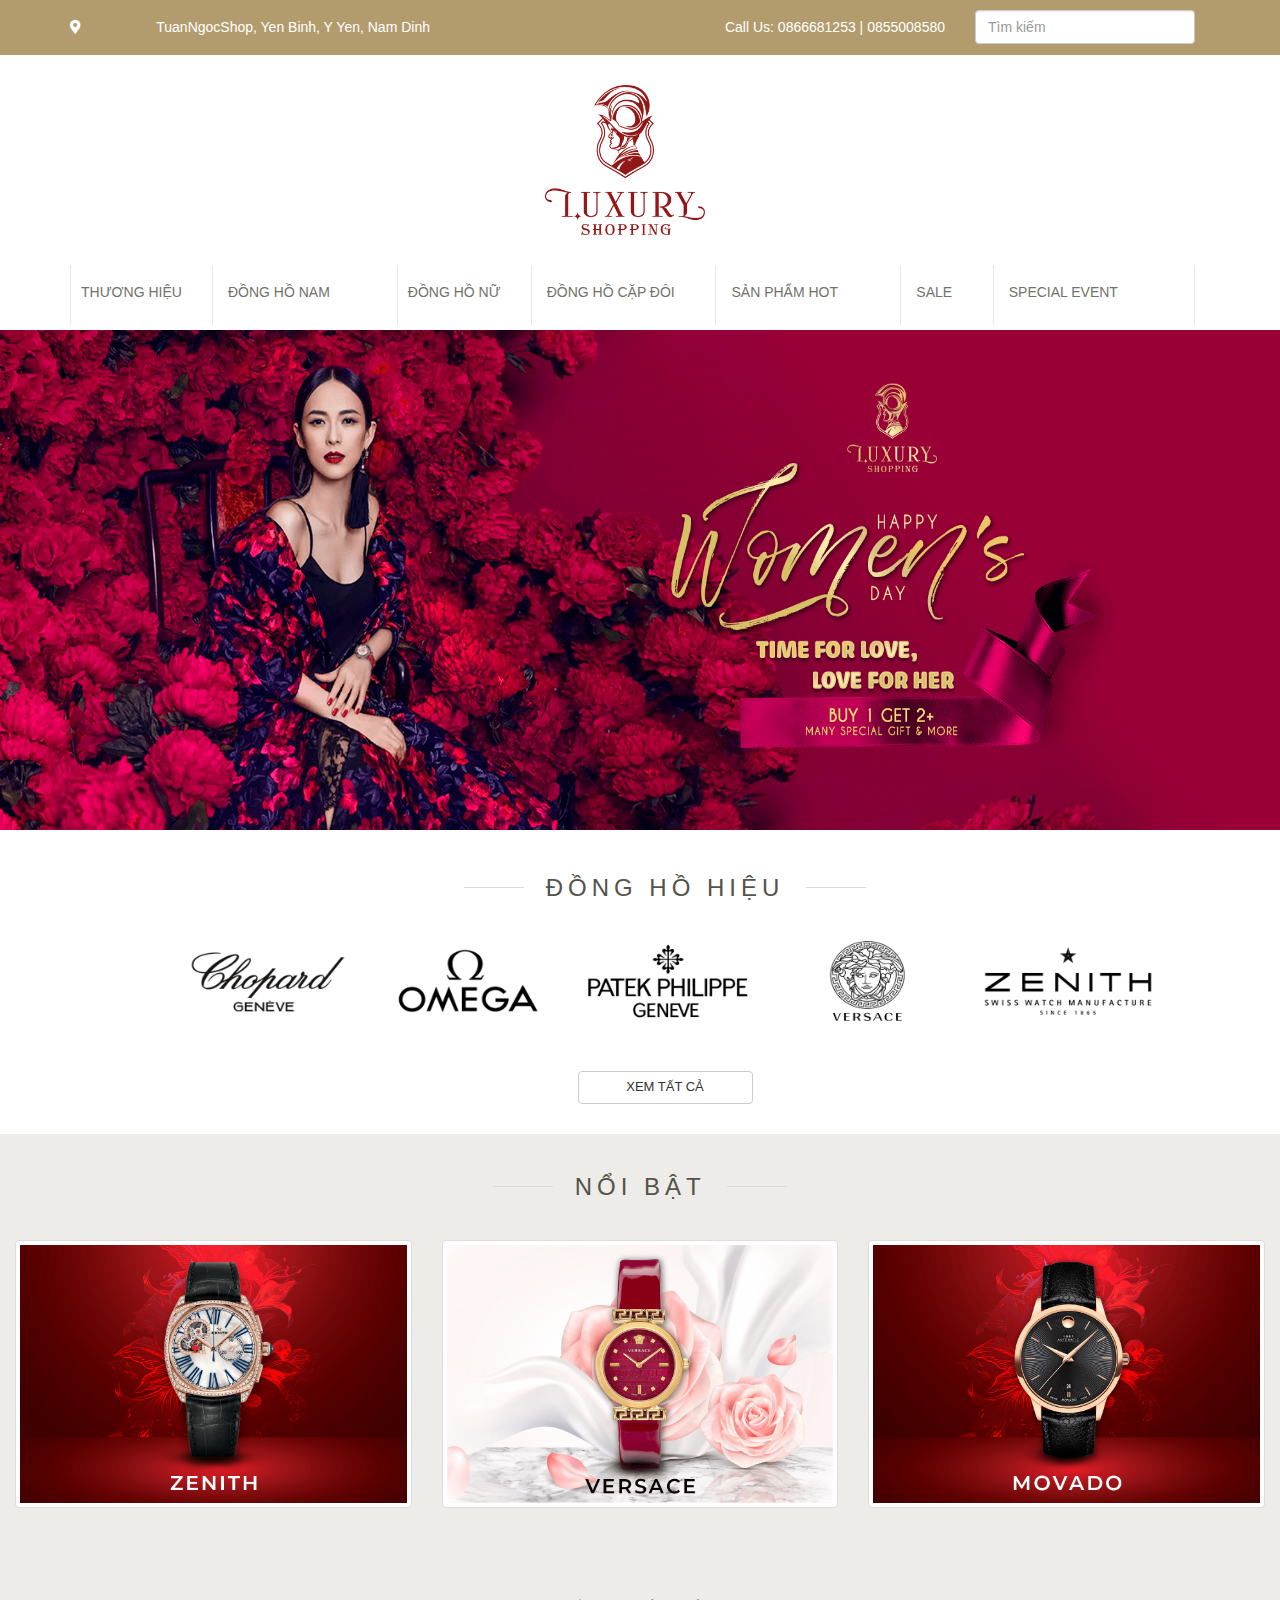
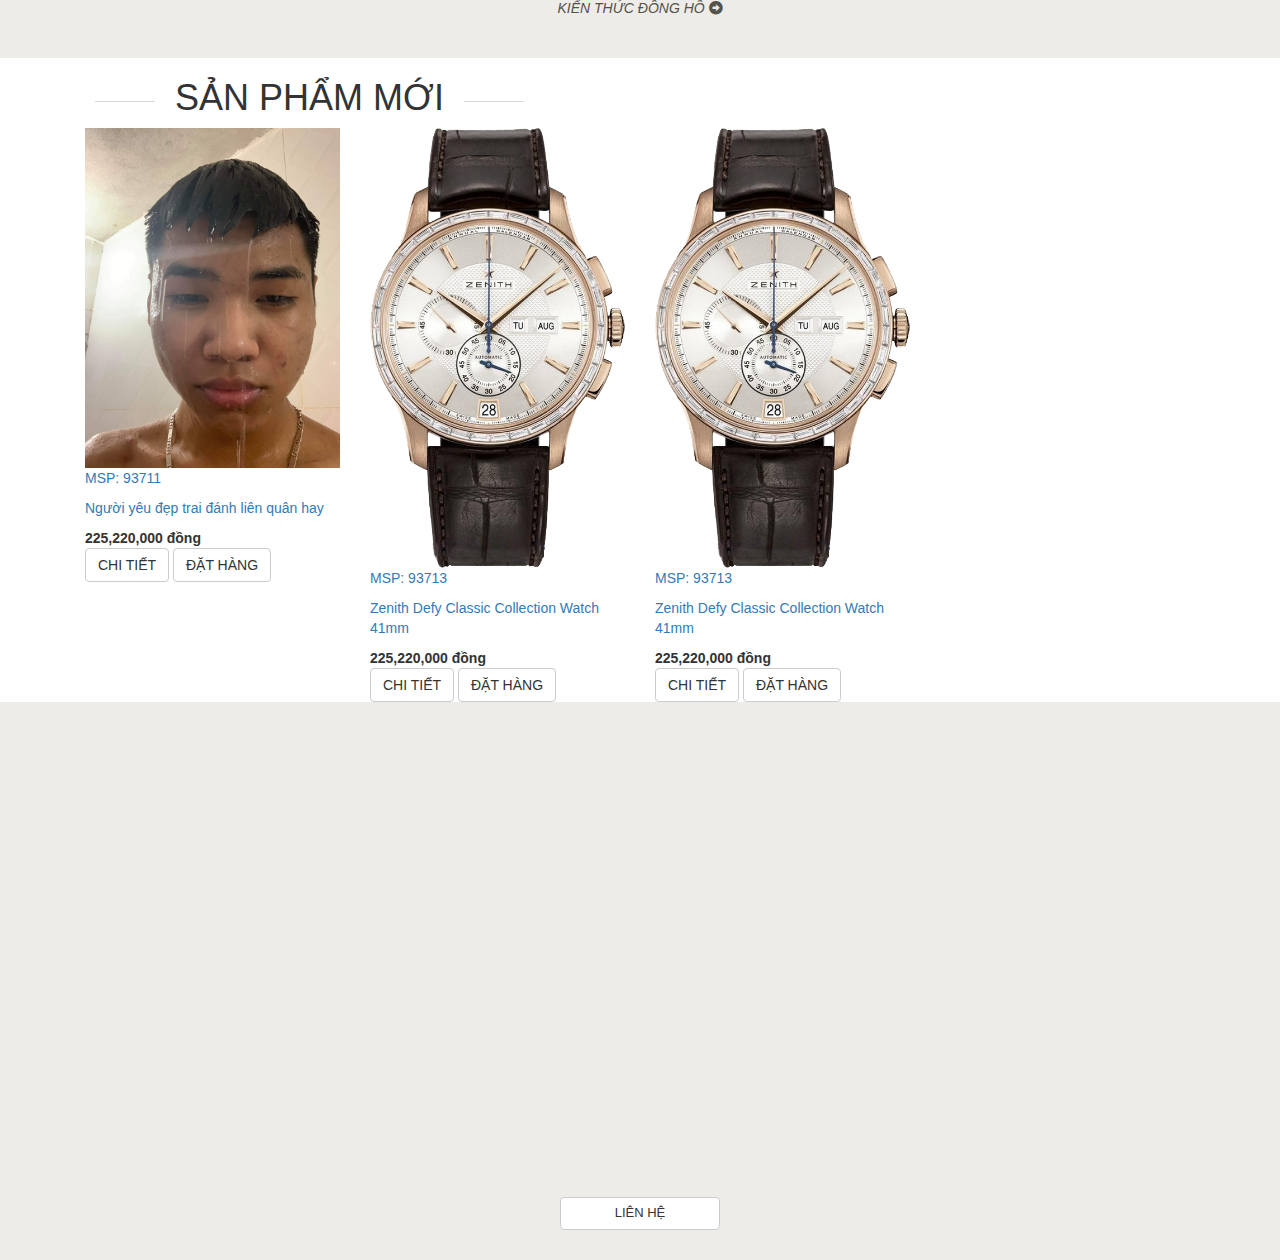
<file: index.html>
<!DOCTYPE html>
<html lang="en">
<head>
    <meta charset="UTF-8">
    <title>Đồng hồ cao cấp chính hãng</title>
    <link href="https://fonts.googleapis.com/css2?family=Roboto:wght@300&display=swap" rel="stylesheet">
    <link rel="stylesheet" href="css/dongho.css">
    <link rel="stylesheet" href="css/home.css">
    <link rel="stylesheet" href="lib/bootstrap/css/bootstrap.css">
    <link rel="stylesheet" href="lib/fontawesome/css/all.css">

</head>
<body>
<script async defer crossorigin="anonymous" src="https://connect.facebook.net/vi_VN/sdk.js#xfbml=1&version=v8.0" nonce="ZUFBRQkm"></script>
    <header id="header" class="section header">

    </header>
    <script type="text/javascript" src="js/header.js"></script>
    <nav id="nav" class="section nav">

    </nav>
    <script type="text/javascript" src="js/nav.js"></script>

    <section class="section main">
        <div class="women-day">
            <a href="#"><img src="imgs/2000-womenday-v1-eng-1-.png" height="500" width="100%"/>
            </a>
        </div>
        <div class="brands-heading">
            <a href="#" target="_blank">
                <h1>
                    <i class="strike"></i>
                    ĐỒNG HỒ HIỆU
                    <i class="strike"></i>
                </h1>
            </a>
            <div class="col-md-12 col-md-offset-1 brands-detail">
                <a href="#"><img class="col-md-2 pull-left" src="imgs/brands-heading-chopard.png" height="200" width="400"/>
                </a>
                <a href="#"><img class="col-md-2 pull-left" src="imgs/brands-heading-omega.png" height="200" width="400"/>
                </a>
                <a href="#"><img class="col-md-2 pull-left" src="imgs/brands-heading-patek.png" height="200" width="400"/>
                </a>
                <a href="#"><img class="col-md-2 pull-left" src="imgs/brands-heading-versace.png" height="200" width="400"/>
                </a>
                <a href="#"><img class="col-md-2 pull-left" src="imgs/brands-heading-zenith.png" height="200" width="400"/>
                </a>


            </div>
            <div class="col-md-2 col-md-offset-5 xem-tat-ca">
                <button type="button" class="btn btn-default col-md-12">XEM TẤT CẢ</button>
            </div>
        </div>
        <div class="col-md-12 noi-bat">
            <h1 class="col-md-12 noi-bat-title">
                <i class="strike"></i>
                NỔI BẬT
                <i class="strike"></i>
            </h1>
            <div class="row anh-noi-bat">
                <div class="col-md-4 pull-left zenith style="transform: translateZ(-1483.32px) rotateY(337.5deg) translateZ(1483.32px);opacity: 0.92388;z-index: 192;padding-left: 0px;padding-top: 45px;" ">
                    <a href="#" target="_blank"><img class="img-thumbnail" src="imgs/noi-bat-zenith.png" />
                    </a>
                </div>
                <div class="col-md-4 pull-left versace style="transform: translateZ(-1483.32px) rotateY(0deg) translateZ(1483.32px); opacity: 1; z-index: 200; padding-left: 0px; padding-top: 45px;"">
                    <a href="#" target="_blank"><img class="img-thumbnail" src="imgs/noi-bat-versace.png"/>
                    </a>
                </div>
                <div class="col-md-4 pull-right movado style="transform: translateZ(-1483.32px) rotateY(22.5deg) translateZ(1483.32px); opacity: 0.92388; z-index: 192; padding-left: 0px; padding-top: 45px;"">
                    <a href="#" target="_blank"><img class="img-thumbnail" src="imgs/noi-bat-movado.png"/>
                    </a>
                </div>


            </div>
            <div class="row kien-thuc-dong-ho">
                <a  href="#"><i>KIẾN THỨC ĐỒNG HỒ </i><i class="fas fa-arrow-alt-circle-right"></i></a>
            </div>
        </div>
        <div class="san-pham-moi">
            <div class="container">
                <h1 class="col-md-12">
                    <i class="strike"></i>
                    SẢN PHẨM MỚI
                    <i class="strike"></i>
                </h1>
                <div class="clock-list">
                    <div class="col-md-3 pull-left clock">
                        <img src="imgs/8a831dd67b47b119e856.jpg"/>
                        <div class="clock-link">
                            <a href="#">
                                <p>
                                    MSP: 93711
                                </p>
                                <p>
                                    Người yêu đẹp trai đánh liên quân hay
                                </p>
                            </a>
                            <div class="clock-price">
                                <b>225,220,000 đồng</b>
                            </div>
                            <div class="clock-button">
                                <button class="btn adjust btn-default btn-float btn-120" type="button">CHI TIẾT</button>
                                <button class="btn adjust btn-default btn-float btn-120" type="button">ĐẶT HÀNG</button>

                            </div>
                        </div>
                    </div>
                    <div class="col-md-3 pull-left clock">
                        <img src="imgs/zenith-el-primero-captain-winsor-18kt-rose-gold-watch-42mm.png"/>
                        <div class="clock-link">
                            <a href="#">
                                <p>
                                    MSP: 93713
                                </p>
                                <p>
                                    Zenith Defy Classic Collection Watch 41mm
                                </p>
                            </a>
                            <div class="clock-price">
                                <b>225,220,000 đồng</b>
                            </div>
                            <div class="clock-button">
                                <button class="btn adjust btn-default btn-float btn-120" type="button">CHI TIẾT</button>
                                <button class="btn adjust btn-default btn-float btn-120" type="button">ĐẶT HÀNG</button>

                            </div>
                        </div>
                    </div>
                    <div class="col-md-3 pull-left clock">
                        <img src="imgs/zenith-el-primero-captain-winsor-18kt-rose-gold-watch-42mm.png"/>
                        <div class="clock-link">
                            <a href="#">
                                <p>
                                    MSP: 93713
                                </p>
                                <p>
                                    Zenith Defy Classic Collection Watch 41mm
                                </p>
                            </a>
                            <div class="clock-price">
                                <b>225,220,000 đồng</b>
                            </div>
                            <div class="clock-button">
                                <button class="btn adjust btn-default btn-float btn-120" type="button">CHI TIẾT</button>
                                <button class="btn adjust btn-default btn-float btn-120" type="button">ĐẶT HÀNG</button>
                            </div>
                        </div>
                    </div>
                </div>
            </div>
        </div>
        <div class="video-quang-cao">
            <div class="container">
                <div class="col-md-8 col-md-offset-2 video">
                    <iframe width=100% height="400" src="https://www.youtube.com/embed/lk3GS91w3gw" frameborder="0" allow="accelerometer; autoplay; clipboard-write; encrypted-media; gyroscope; picture-in-picture" allowfullscreen></iframe>
                </div>
                <div class="col-md-2 col-md-offset-5 xem-tat-ca">
                    <button type="button" class="btn btn-default col-md-12">LIÊN HỆ</button>
                </div>
            </div>
        </div>
    </section>
    <footer id="footer" class="section footer">

    </footer>



</body>
</html>
</file>
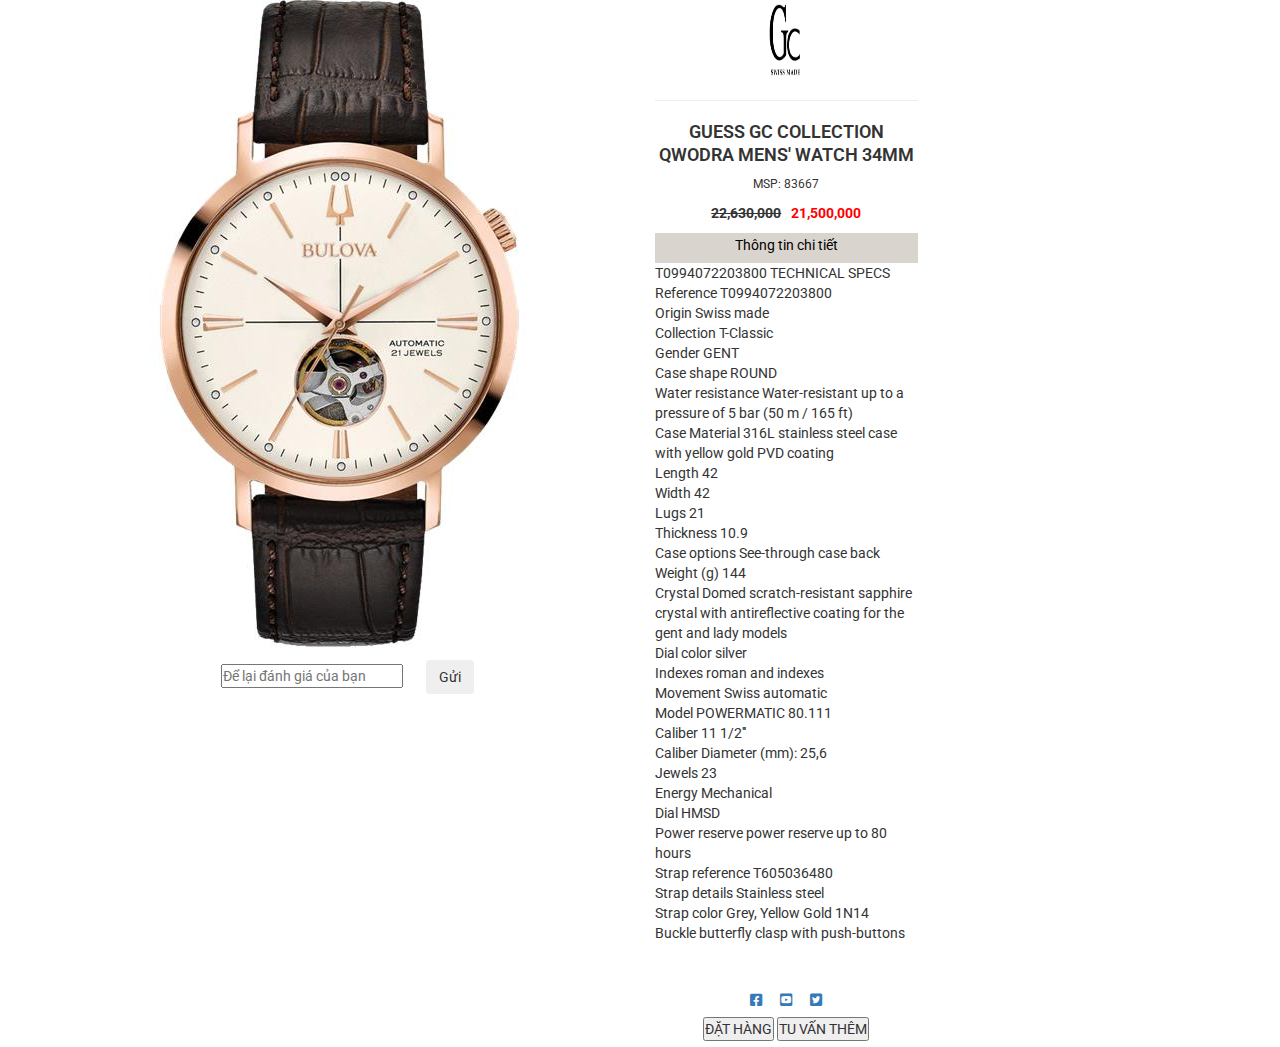
<file: chi-tiet.html>
<!DOCTYPE html>
<html lang="en">
<head>
    <meta charset="UTF-8">
    <title>Title</title>
    <link rel="stylesheet" href="lib/bootstrap/css/bootstrap.css">
    <link rel="stylesheet" href="lib/bootstrap/css/bootstrap-theme.css">
    <link rel="stylesheet" href="lib/fontawesome/css/all.css">
    <link rel="stylesheet" href="css/dong-ho-nam.css">
    <link href="https://fonts.googleapis.com/css2?family=Roboto:wght@300&display=swap" rel="stylesheet">
    <link rel="stylesheet" href="css/chi-tiet.css">
</head>
<body>
<section>
    <div class="container">
        <div class="row">
            <div class="anh-minh-hoa col-md-6">
                <div><img src="imgs/dong-ho-nam1.jpg"></div>
                <div class="form-group text-center">
                    <input name="" type="text" placeholder="Để lại đánh giá của bạn"/>
                    <button style="margin-left: 20px" class="btn" type="submit">Gửi</button>
                </div>

            </div>
            
            <div class="chi-tiet-sp col-md-3">
                <div class="text-center">
                    <img class="anh-sp" src="imgs/anh-dong-ho-full-1.png">
                    <hr/>
                    <p class="ten-sp">GUESS GC COLLECTION QWODRA MENS' WATCH 34MM
                        </p>
                    <p class="ma-sp">MSP: 83667</p>
                    <p style="text-align: center"><span style="text-decoration:line-through;margin-right: 10px "> 22,630,000</span><span style="color: red">21,500,000 </span></p>

                    <div class="thong-tin-chi-tiet col-md-12"><a href="#">Thông tin chi tiết</a> </div>
                    <div class="text-left">
                        <p>T0994072203800

                            TECHNICAL SPECS<br>
                            Reference T0994072203800<br>
                            Origin Swiss made<br>
                            Collection T-Classic<br>
                            Gender GENT<br>
                            Case shape ROUND<br>
                            Water resistance Water-resistant up to a pressure of 5 bar (50 m / 165 ft)<br>
                            Case Material 316L stainless steel case with yellow gold PVD coating<br>
                            Length 42<br>
                            Width 42<br>
                            Lugs 21<br>
                            Thickness 10.9<br>
                            Case options See-through case back<br>
                            Weight (g) 144<br>
                            Crystal Domed scratch-resistant sapphire crystal with antireflective coating for the gent and lady models<br>
                            Dial color silver<br>
                            Indexes roman and indexes<br>
                            Movement Swiss automatic<br>
                            Model POWERMATIC 80.111<br>
                            Caliber 11 1/2'''<br>
                            Caliber Diameter (mm): 25,6<br>
                            Jewels 23<br>
                            Energy Mechanical<br>
                            Dial HMSD<br>
                            Power reserve power reserve up to 80 hours<br>
                            Strap reference T605036480<br>
                            Strap details Stainless steel<br>
                            Strap color Grey, Yellow Gold 1N14<br>
                            Buckle butterfly clasp with push-buttons</p>
                    </div>
                    <div style="margin: 50px 80px" class=" social-icon">
                        <a href="https://www.facebook.com/" target="blank" class="fab fa-facebook-square col-md-2"></a>
                        <a href="https://www.youtube.com/" target="blank" class="fab fa-youtube-square col-md-2"></a>
                        <a href="https://www    .twitter.com/" target="blank" class="fab fa-twitter-square col-md-2"></a>

                    </div>
                    <div class="row">
                        <div class="pull-left mua-sp col-md-12" style="">
                            <button class="dat-hang text-uppercase" name="" type="button">đặt hàng</button>
                            <button class="tu-van-them text-uppercase" name="" type="button">Tu vấn thêm</button>
                        </div>
                    </div>

                </div>
            </div>
        </div>
    </div>
</section>
</body>
</html>
</file>
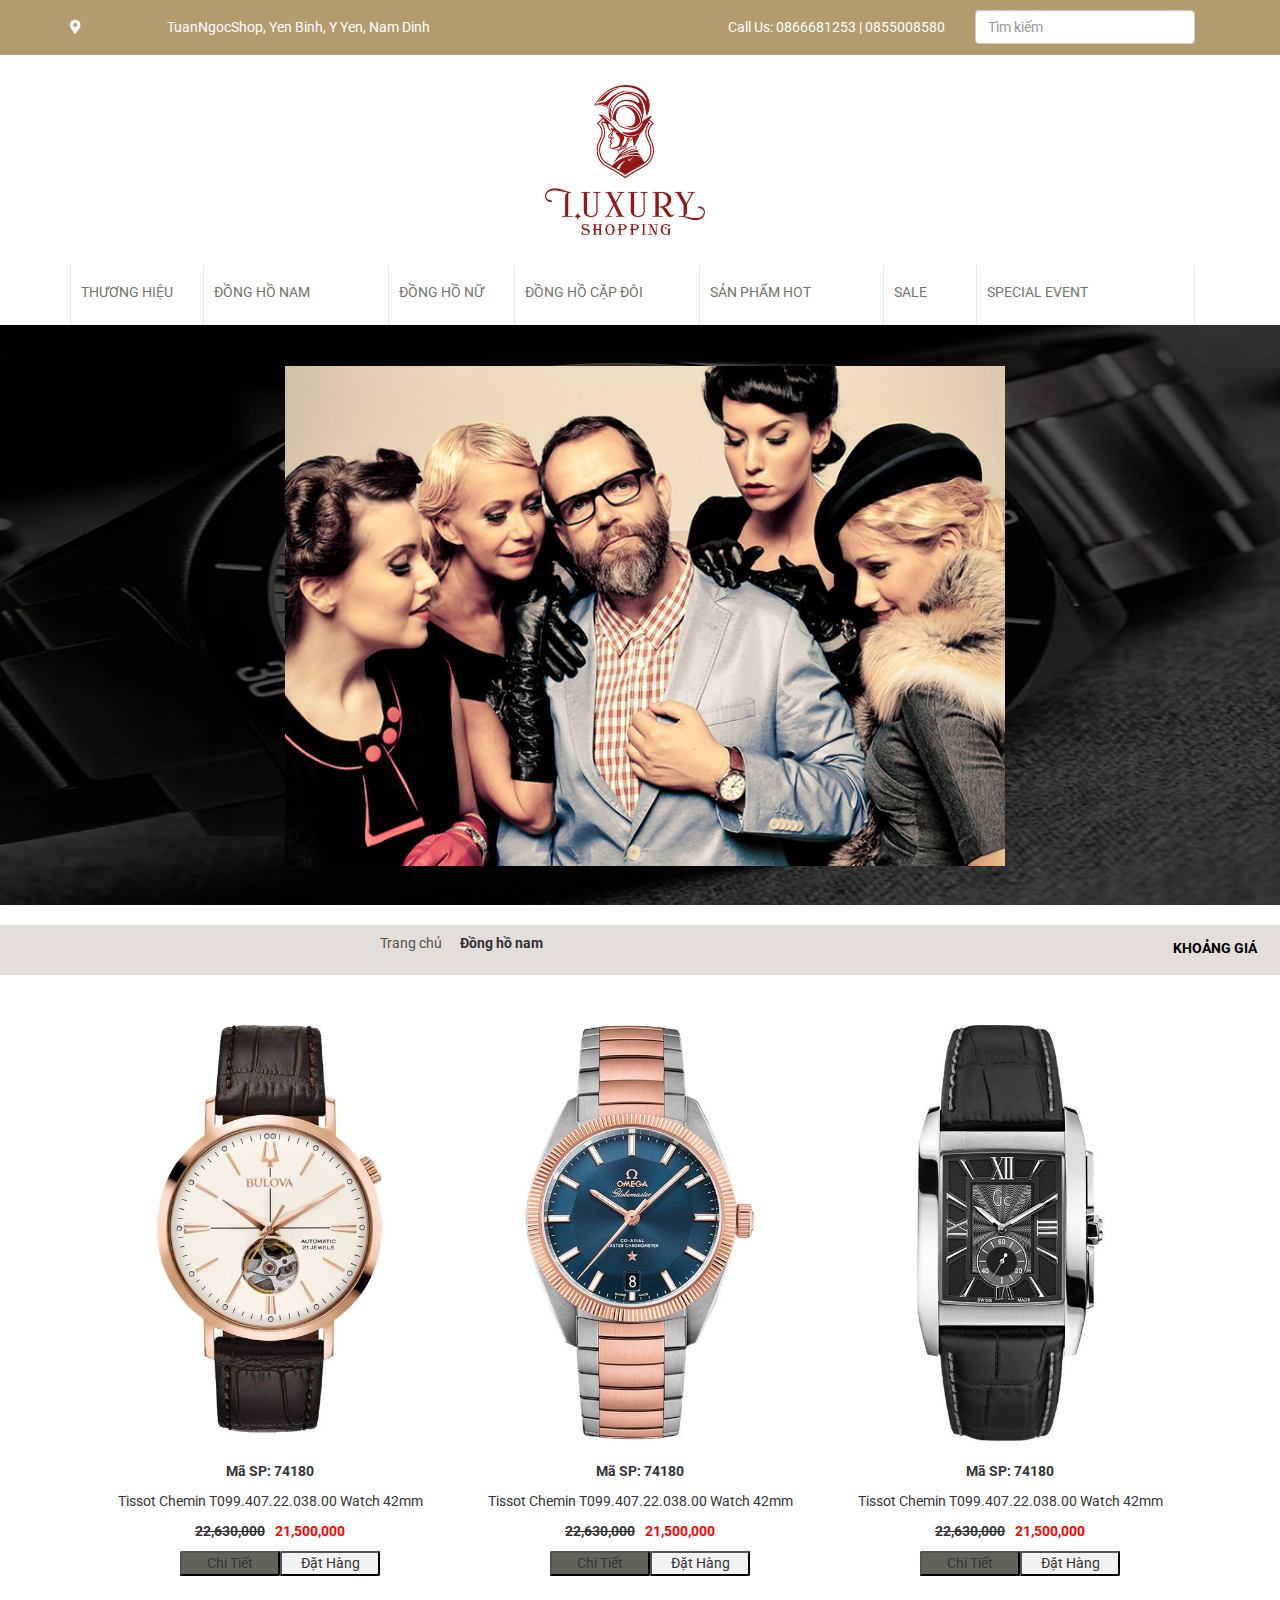
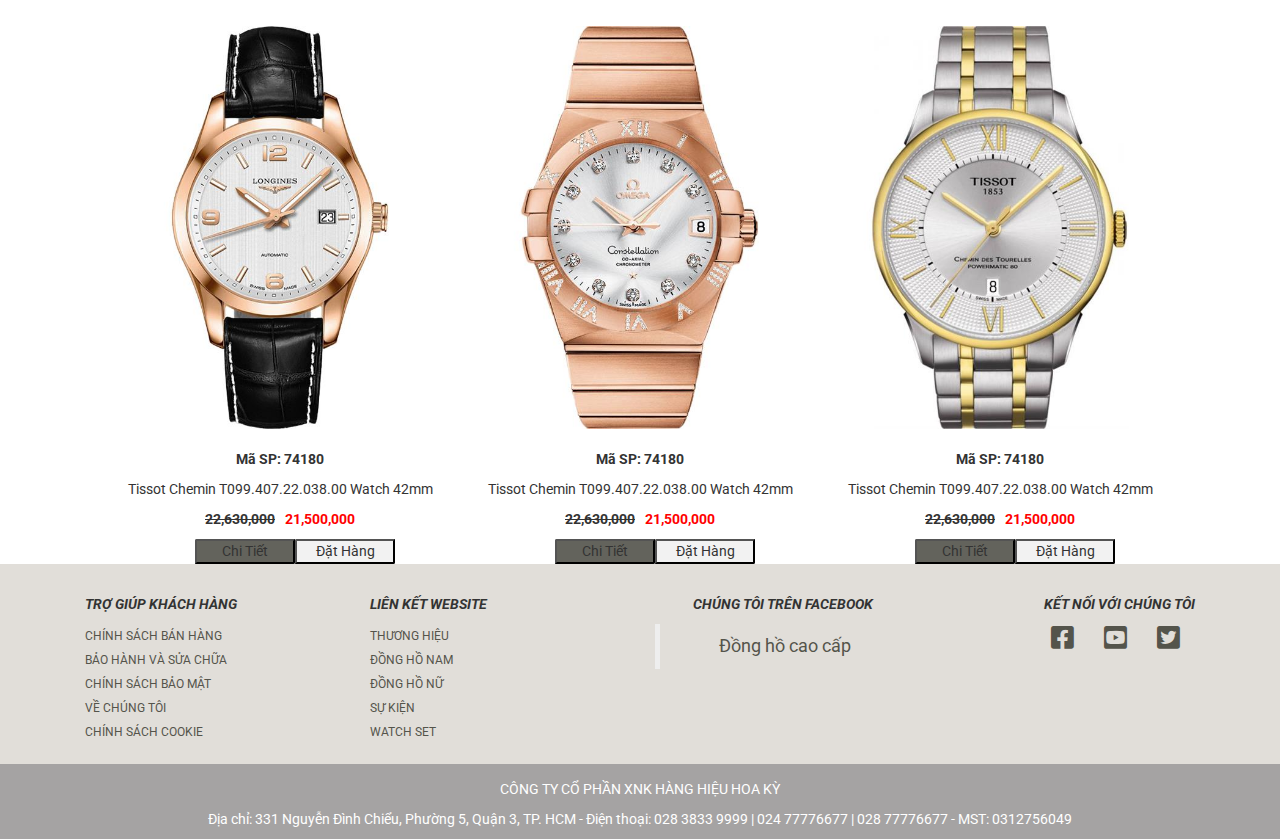
<file: dong-ho-nam.html>
<!DOCTYPE html>
<html lang="en" xmlns="http://www.w3.org/1999/html">
<head>
    <meta charset="UTF-8">
    <title>Dong Ho Nam</title>
    <link rel="stylesheet" href="lib/bootstrap/css/bootstrap.css">
    <link rel="stylesheet" href="lib/bootstrap/css/bootstrap-theme.css">
    <link rel="stylesheet" href="lib/fontawesome/css/all.css">
    <link rel="stylesheet" href="css/dong-ho-nam.css">
    <link href="https://fonts.googleapis.com/css2?family=Roboto:wght@300&display=swap" rel="stylesheet">
    <link rel="stylesheet" href="css/dongho.css">


</head>
<body>
<script async defer crossorigin="anonymous" src="https://connect.facebook.net/vi_VN/sdk.js#xfbml=1&version=v8.0" nonce="ZUFBRQkm"></script>
<header id="header" class="section header">
    <div class="container">

</header>
<nav id="nav" class="section nav">
    <div class="container">

</nav>
<section class="section main">

    <div  class="container">
            <div class="anh-nen1 col-md-12">
            <img src="./imgs/anh-nen-dong-ho-nam.PNG">
             </div>

              <div class="anh-nen2 col-md-6 col-md-offset-3">
            <img src="./imgs/men-watches-luxshopping.png">
              </div>
    </div>

    <div id="box-menu" class="pull-left link-center">

        <p class="back-link"><a class="link-home" href="#" >Trang chủ</a><span> Đồng hồ nam</span></p>
        <div id="menu">
            <ul class="option">
                <li>THƯƠNG HIỆU
                    <ul class="sub-menu">
                        <li><a href="#">7 triệu</a></li>
                        <li><a href="#">7-20 triệu</a></li>
                        <li><a href="#">trên 20 triệu</a></li>
                    </ul>
                </li>
                <li>CHẤT LIỆU
                    <ul class="sub-menu">
                        <li><a href="#"><7 triệu</a></li>
                        <li><a href="#">7-20 triệu</a></li>
                        <li><a href="#">trên 20 triệu</a></li>
                    </ul>
                </li>
                <li>KHOẢNG GIÁ
                    <ul class="sub-menu">
                        <li><a href="#"><7 triệu</a></li>
                        <li><a href="#">7-20 triệu</a></li>
                        <li><a href="#">trên 20 triệu</a></li>
                    </ul>
                </li>

            </ul>
        </div>
    </div>


   <div class="maunen">
       <div class="container ">
           <div class="pull-left col-md-12" >
               <div class="pull-left col-md-4 " >
                   <img class="img-watch" src="imgs/dong-ho-nam1.jpg">
                   <p style="font-weight: bold; margin-top: 20px" class="text-center">Mã SP: 74180</p>
                   <p class="text-capitalize text-center">Tissot Chemin T099.407.22.038.00 Watch 42mm</p>
                   <p style="text-align: center"><span style="text-decoration:line-through;margin-right: 10px "> 22,630,000</span><span style="color: red">21,500,000 </span></p>
                   <div class="pull-left" style="margin-left: 80px"><button class="button1" name="" type="button">Chi Tiết</button><button class="button2" name="" type="button">Đặt Hàng</button></div>
               </div>
               <div class="pull-left col-md-4 " >
                   <img class="img-watch" src="imgs/dong-ho-nam2.jpg">
                   <p style="font-weight: bold;margin-top: 20px" class="text-center">Mã SP: 74180</p>
                   <p class="text-capitalize text-center">Tissot Chemin T099.407.22.038.00 Watch 42mm</p>
                   <p style="text-align: center"><span style="text-decoration:line-through;margin-right: 10px "> 22,630,000</span><span style="color: red">21,500,000 </span></p>
                   <div class="pull-left" style="margin-left: 80px"><button class="button1" name="" type="button">Chi Tiết</button><button class="button2" name="" type="button">Đặt Hàng</button></div>
               </div>
               <div class="pull-left col-md-4 " >
                   <img class="img-watch" src="imgs/dong-ho-nam3.jpg">
                   <p style="font-weight: bold;margin-top: 20px" class="text-center">Mã SP: 74180</p>
                   <p class="text-capitalize text-center">Tissot Chemin T099.407.22.038.00 Watch 42mm</p>
                   <p style="text-align: center"><span style="text-decoration:line-through;margin-right: 10px "> 22,630,000</span><span style="color: red">21,500,000 </span></p>
                   <div class="pull-left" style="margin-left: 80px"><button class="button1" name="" type="button">Chi Tiết</button><button class="button2" name="" type="button">Đặt Hàng</button></div>
               </div>
               <div class="pull-left col-md-12" >
                   <div class="pull-left col-md-4 " >
                       <img class="img-watch" src="imgs/dong-ho-nam4.jpg">
                       <p style="font-weight: bold; margin-top: 20px" class="text-center">Mã SP: 74180</p>
                       <p class="text-capitalize text-center">Tissot Chemin T099.407.22.038.00 Watch 42mm</p>
                       <p style="text-align: center"><span style="text-decoration:line-through;margin-right: 10px "> 22,630,000</span><span style="color: red">21,500,000 </span></p>
                       <div class="pull-left" style="margin-left: 80px"><button class="button1" name="" type="button">Chi Tiết</button><button class="button2" name="" type="button">Đặt Hàng</button></div>
                   </div>
                   <div class="pull-left col-md-4 " >
                       <img class="img-watch" src="imgs/dong-ho-nam5.jpg">
                       <p style="font-weight: bold;margin-top: 20px" class="text-center">Mã SP: 74180</p>
                       <p class="text-capitalize text-center">Tissot Chemin T099.407.22.038.00 Watch 42mm</p>
                       <p style="text-align: center"><span style="text-decoration:line-through;margin-right: 10px "> 22,630,000</span><span style="color: red">21,500,000 </span></p>
                       <div class="pull-left" style="margin-left: 80px"><button class="button1" name="" type="button">Chi Tiết</button><button class="button2" name="" type="button">Đặt Hàng</button></div>
                   </div>
                   <div class="pull-left col-md-4 " >
                       <img class="img-watch" src="imgs/dong-ho-nam6.jpg">
                       <p style="font-weight: bold;margin-top: 20px" class="text-center">Mã SP: 74180</p>
                       <p class="text-capitalize text-center">Tissot Chemin T099.407.22.038.00 Watch 42mm</p>
                       <p style="text-align: center"><span style="text-decoration:line-through;margin-right: 10px "> 22,630,000</span><span style="color: red">21,500,000 </span></p>
                       <div class="pull-left" style="margin-left: 80px"><button class="button1" name="" type="button">Chi Tiết</button><button class="button2" name="" type="button">Đặt Hàng</button></div>
                   </div>

           </div>


       </div>
   </div>
</section>
<footer id="footer" class="section footer">

</footer>
<script type="text/javascript" src="js/footer.js"></script>
<script type="text/javascript" src="js/nav.js"></script>
<script type="text/javascript" src="js/header.js"></script>


</body>
</html>
</file>
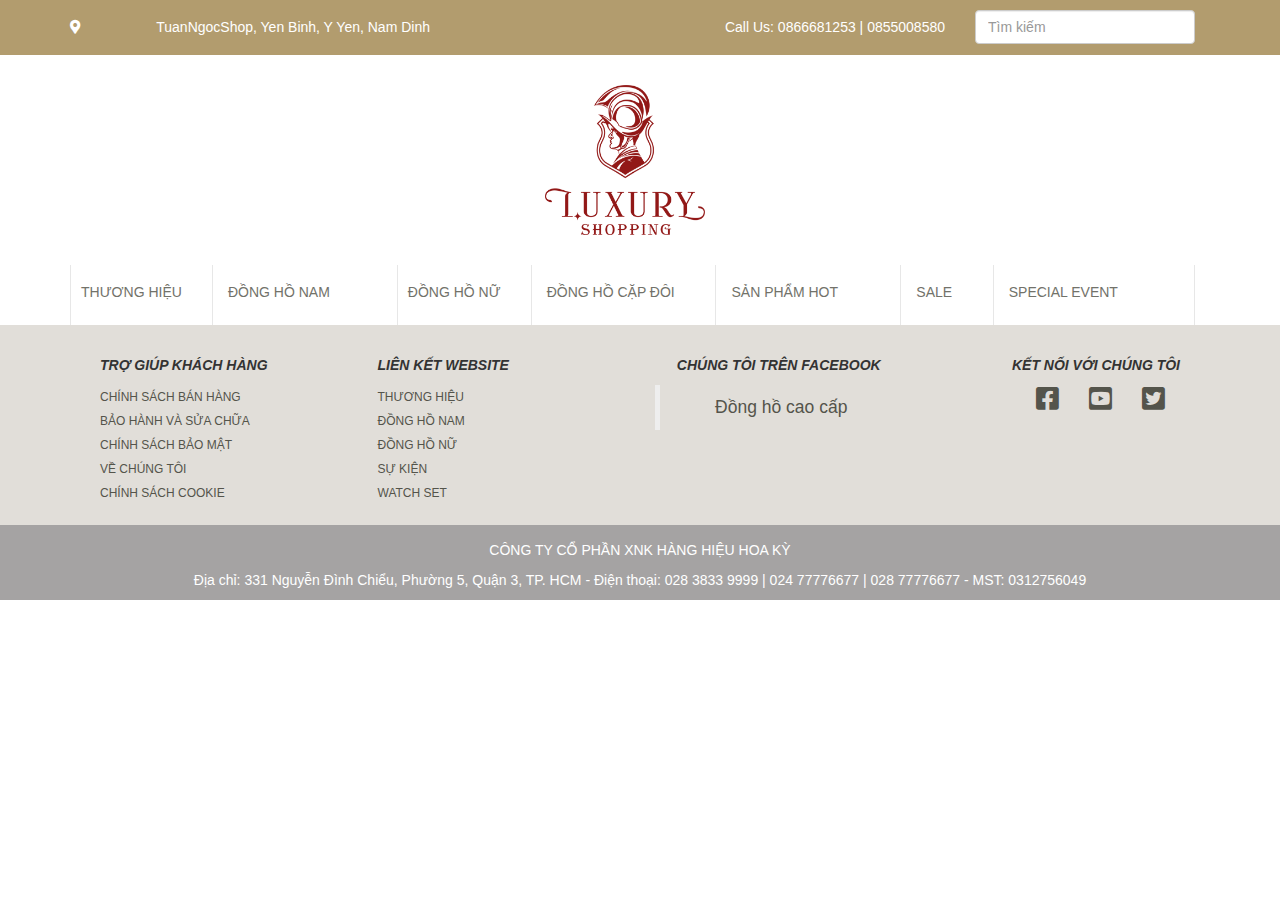
<file: dong-ho-zenith.html>
<!DOCTYPE html>
<html lang="en">
<head>
    <meta charset="UTF-8">
    <title>Đồng hồ Zenith chi tiết</title>
    <link href="https://fonts.googleapis.com/css2?family=Roboto:wght@300&display=swap" rel="stylesheet">
    <link rel="stylesheet" href="css/dongho.css">
    <link rel="stylesheet" href="css/home.css">
    <link rel="stylesheet" href="lib/bootstrap/css/bootstrap.css">
    <link rel="stylesheet" href="lib/fontawesome/css/all.css">

</head>
<body>
<header id="header" class="section header">
    <div class="container">

    </div>
</header>
<nav id="nav" class="section nav">
    <div class="container">

    </div>
</nav>
<section class="section main">
    <div class="container">
        <div class="menu-con">

        </div>

    </div>
</section>
<footer id="footer" class="section footer">
    <div class="container">

    </div>
</footer>
<script type="text/javascript" src="js/header.js"></script>
<script type="text/javascript" src="js/nav.js"></script>
<script type="text/javascript" src="js/footer.js"></script>
<script async defer crossorigin="anonymous" src="https://connect.facebook.net/vi_VN/sdk.js#xfbml=1&version=v8.0" nonce="ZUFBRQkm"></script>


</body>
</html>
</file>
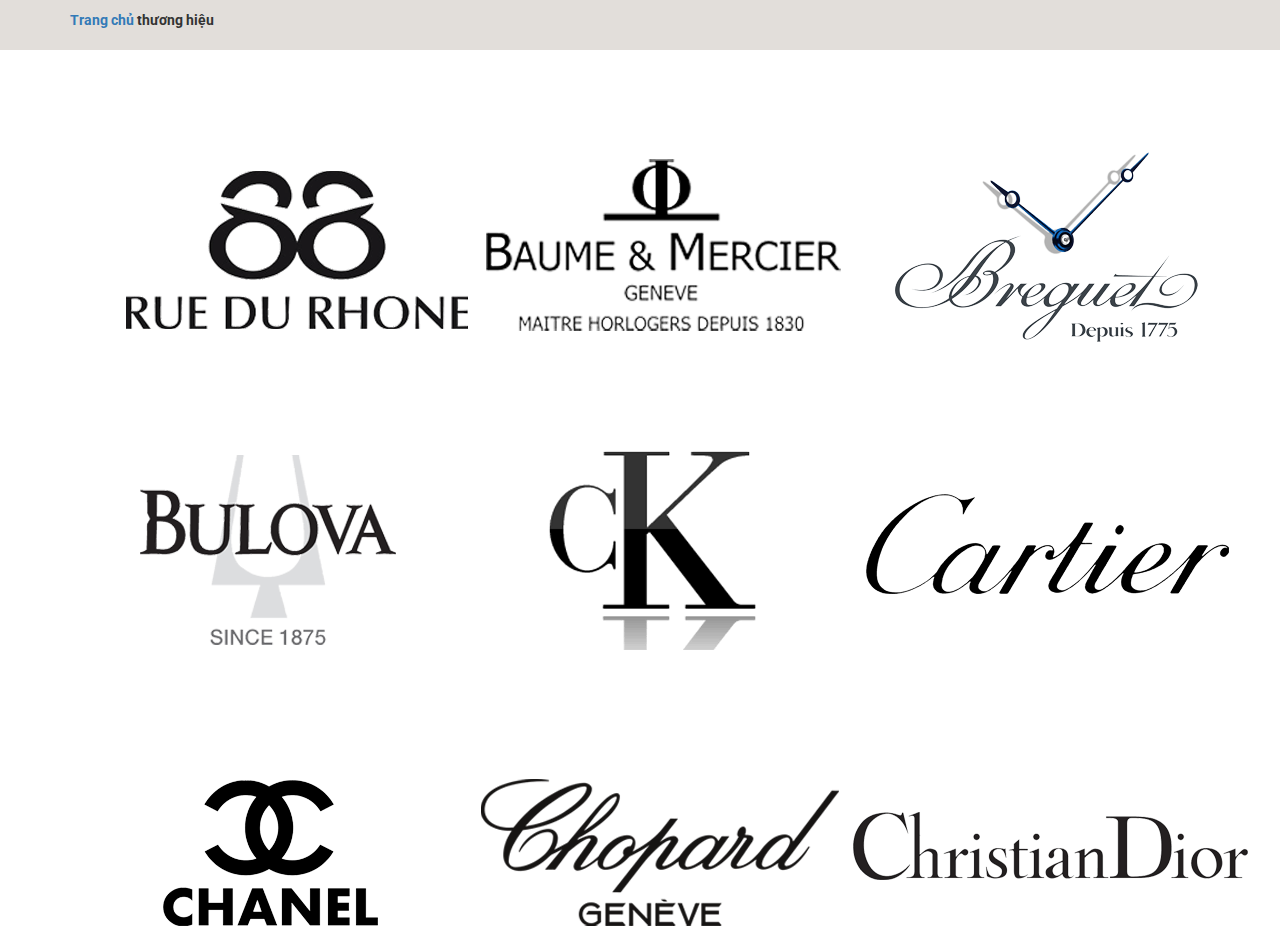
<file: thuong-hieu.html>
<!DOCTYPE html>
<html lang="en">
<head>
    <meta charset="UTF-8">
    <title>thuong hieu</title>
    <link rel="stylesheet" href="lib/bootstrap/css/bootstrap.css">
    <link rel="stylesheet" href="lib/bootstrap/css/bootstrap-theme.css">
    <link rel="stylesheet" href="lib/fontawesome/css/all.css">
    <link rel="stylesheet" href="css/dong-ho-nam.css">
    <link href="https://fonts.googleapis.com/css2?family=Roboto:wght@300&display=swap" rel="stylesheet">
    <link rel="stylesheet" href="css/thuong-hieu.css">
</head>
<body>
    <div class="menu" >
        <div class="container" style="padding-top:10px">
            <span ><a href="#">Trang chủ</a> thương hiệu </span>
        </div>
    </div>

    <div class="item">
        <div class="container">
            <div class="row" style="margin-top: 100px">
                <div class="col-md-4" >
                    <a href="#" target="_blank"><img src="imgs/88-de-rue-logo3-1.png" /></a>
                </div>
                <div class="col-md-4" >
                    <a href="#" target="_blank"><img src="imgs/thuong-hieu2.png" /></a>
                </div>
                <div class="col-md-4">
                    <a href="#" target="_blank"><img src="imgs/thuong-hieu3.png" /></a>
                </div>
        </div>
        <div class="row" style="margin-top: 100px">
                <div class="col-md-4">
                    <a href="#" target="_blank"><img src="imgs/thuong-hieu4.png" /></a>
                </div>
                <div class="col-md-4">
                    <a href="#" target="_blank"><img src="imgs/thuong-hieu5.png" /></a>
                </div>
                <div class="col-md-4">
                    <a href="#" target="_blank"><img src="imgs/thuong-hieu6.png" /></a>
                </div>
        </div>
        <div class="row" style="margin-top: 100px">
                <div class="col-md-4">
                    <a href="#" target="_blank"><img src="imgs/thuong-hieu7.png" /></a>
                </div>
                <div class="col-md-4">
                    <a href="#" target="_blank"><img src="imgs/thuong-hieu8.png" /></a>
                </div>
                <div class="col-md-4">
                    <a href="#" target="_blank"><img src="imgs/thuong-hieu9.png" /></a>
                </div>
        </div>
    </div>
</body>
</html>
</file>
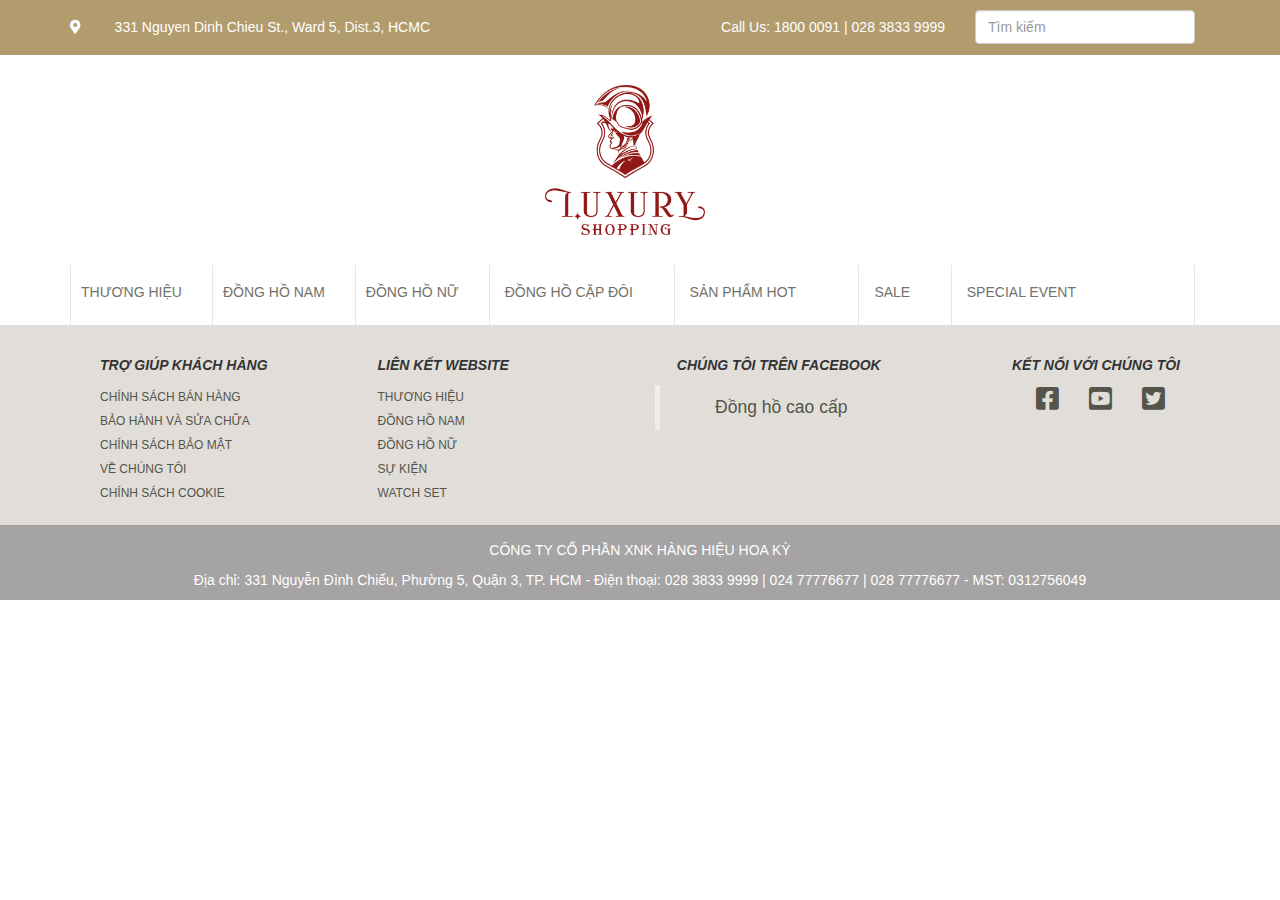
<file: trang-mau.html>
<!DOCTYPE html>
<html lang="en">
<head>
    <meta charset="UTF-8">
    <title>Đồng hồ cao cấp chính hãng</title>
    <link href="https://fonts.googleapis.com/css2?family=Roboto:wght@300&display=swap" rel="stylesheet">
    <link rel="stylesheet" href="css/dongho.css">
    <link rel="stylesheet" href="lib/bootstrap/css/bootstrap.css">
    <link rel="stylesheet" href="lib/fontawesome/css/all.css">

</head>
<body>
<script async defer crossorigin="anonymous" src="https://connect.facebook.net/vi_VN/sdk.js#xfbml=1&version=v8.0" nonce="ZUFBRQkm"></script>
    <header class="section header">
        <div class="container">
            <div class="row">
                <div class="pull-left col-md-4 header-left">
                    <p class="fas fa-map-marker-alt pull-left"></p>
                    <p class="pull-right">
                        331 Nguyen Dinh Chieu St., Ward 5, Dist.3, HCMC
                    </p>
                </div>
                <div class="pull-right col-md-8 header-right">
                    <p class="col-md-6 col-md-offset-2 pull-left">
                        Call Us: 1800 0091 | 028 3833 9999
                    </p>
                    <div class="col-md-4 pull-right">
                        <input class="form-control" type="search" name="search" placeholder="Tìm kiếm"/>
                    </div>

                </div>
            </div>

        </div>
    </header>
    <nav class="section nav">
        <div class="container">
            <div class="row col md-3 col-md-offset-5 logo">
                <img src="imgs/logo-luxury.png" height="150" width="160"/>
            </div>
            <div class="row col-md-12 menu">
                <div class="a-menu pull-left">
                    <label>
                        <a href="#">
                            <p>
                                THƯƠNG HIỆU
                            </p>
                        </a>
                    </label>
                </div>
                <div class="a-menu pull-left">
                    <label>
                        <a href="#">
                            <p>
                                ĐỒNG HỒ NAM
                            </p>
                        </a>
                    </label>
                </div>
                <div class="a-menu pull-left">
                    <label>
                        <a href="#">
                            <p>
                                ĐỒNG HỒ NỮ
                            </p>
                        </a>
                    </label>
                </div>
                <div class="col-md-2 a-menu pull-left">
                    <label>
                        <a href="#">
                            <p>
                                ĐỒNG HỒ CẶP ĐÔI
                            </p>
                        </a>
                    </label>
                </div>
                <div class="col-md-2 a-menu pull-left">
                    <label>
                        <a href="#">
                            <p>
                                SẢN PHẨM HOT
                            </p>
                        </a>
                    </label>
                </div>
                <div class="col-md-1 a-menu pull-left">
                    <label>
                        <a href="#">
                            <p>
                                SALE
                            </p>
                        </a>
                    </label>
                </div>
                <div class="col-md-2 a-menu pull-left">
                    <label>
                        <a href="#">
                            <p>
                                SPECIAL EVENT
                            </p>
                        </a>
                    </label>
                </div>


            </div>

        </div>

    </nav>
    <section class="section main">
        <div class="container">

        </div>
    </section>
    <footer class="section footer">
        <div class="bg-footer-up">
            <div class="container">
                <div class="col-md-12 footer-up">
                    <div class="col-md-3 pull-left tro-giup">
                        <p><b><i>TRỢ GIÚP KHÁCH HÀNG</i></b></p>
                        <ul class="list-unstyled">
                            <li>
                                <a href="#">CHÍNH SÁCH BÁN HÀNG</a>
                            </li>
                            <li>
                                <a href="#">BẢO HÀNH VÀ SỬA CHỮA</a>
                            </li>
                            <li>
                                <a href="#">CHÍNH SÁCH BẢO MẬT</a>
                            </li>
                            <li>
                                <a href="#">VỀ CHÚNG TÔI</a>
                            </li>
                            <li>
                                <a href="#">CHÍNH SÁCH COOKIE</a>
                            </li>

                        </ul>
                    </div>
                    <div class="col-md-3 pull-left lien-ket">
                        <p><b><i>LIÊN KẾT WEBSITE</i></b></p>
                        <ul class="list-unstyled">
                            <li>
                                <a href="#">THƯƠNG HIỆU</a>
                            </li>
                            <li>
                                <a href="#">ĐỒNG HỒ NAM</a>
                            </li>
                            <li>
                                <a href="#">ĐỒNG HỒ NỮ</a>
                            </li>
                            <li>
                                <a href="#">SỰ KIỆN</a>
                            </li>
                            <li>
                                <a href="#">WATCH SET</a>
                            </li>

                        </ul>
                    </div>
                    <div class="col-md-3 pull-left face-book">
                        <p><b><i>CHÚNG TÔI TRÊN FACEBOOK</i></b></p>
                        <div class="fb-page" data-href="https://www.facebook.com/&#x110;&#x1ed3;ng-h&#x1ed3;-cao-c&#x1ea5;p-106158437959435" data-tabs="timeline" data-width="" data-height="100" data-small-header="true" data-adapt-container-width="true" data-hide-cover="false" data-show-facepile="false"><blockquote cite="https://www.facebook.com/&#x110;&#x1ed3;ng-h&#x1ed3;-cao-c&#x1ea5;p-106158437959435" class="fb-xfbml-parse-ignore"><a href="https://www.facebook.com/&#x110;&#x1ed3;ng-h&#x1ed3;-cao-c&#x1ea5;p-106158437959435">Đồng hồ cao cấp</a></blockquote></div>

                    </div>
                    <div class="col-md-3 pull-right ket-noi">
                        <p class="pull-right"><b><i>KẾT NỐI VỚI CHÚNG TÔI</i></b></p>
                        <div class="pull-right social-icon">
                            <a href="https://www.facebook.com/" target="blank" class="fab fa-facebook-square col-md-4"></a>
                            <a href="https://www.youtube.com/" target="blank" class="fab fa-youtube-square col-md-4"></a>
                            <a href="https://www.twitter.com/" target="blank" class="fab fa-twitter-square col-md-4"></a>

                        </div>

                    </div>
                </div>



            </div>

        </div>
        <div class="bg-footer-down">
            <div class="container">
                <div class="col-md-12 footer-down">
                    <p>CÔNG TY CỔ PHẦN XNK HÀNG HIỆU HOA KỲ
                    </p>
                    <p>
                        Địa chỉ: 331 Nguyễn Đình Chiểu, Phường 5, Quận 3, TP. HCM - Điện thoại: 028 3833 9999 | 024 77776677 | 028 77776677 - MST: 0312756049
                    </p>
                </div>

            </div>
        </div>
    </footer>

</body>
</html>
</file>
<file: css/dongho.css>
*{
    margin: 0;
    padding: 0;
    box-sizing: border-box; /*tất cả nội dung chưas bên trong đều trong cục đó */
}
body{
    color: #333333;
    font-family: 'Roboto', sans-serif;

}
img{
    max-width: 100%;
}
.section{
    float: left;
    width: 100%;
}
.container{
    width: 1170px;
    margin: 0 auto;
    float: none;
}
.header{
    background-color: #b29c6e;
    padding: 10px 0 0 0;

}
.hearder-right input{
    padding: 10px 0 10px 0;
}
.header p{
    color: white;
    line-height: 2.5;
}
.header-right{


}
.header-right p{
    text-align: right;
}
.logo{
    padding: 30px 0;
}
.menu{
    border: none;
    border-right: 1px solid #e7e7e7;


}
.a-menu{
    border-left: 1px solid #e7e7e7;
    padding: 10px 30px 0 10px;


}

.a-menu label{

}

.a-menu a{
    color: #72726a;
    text-decoration: none;
    font-weight: normal;
    transition: all 0.3s;
}


.a-menu p{
    font-size: 14px;
    line-height: 2.5;

}
.a-menu a:hover{
    color: #333333;
    text-decoration: underline;
    text-decoration-color: #b29c6e;
    font-weight: bold;
}

.footer{

}
.bg-footer-up{
    width: 100%;
    background-color: #e1ded9;

}
.footer-up{
    padding: 30px 0 10px 0;

}
.footer-up a{
    color: #54544b;
    text-decoration: none;
    transition: all 0.3s;
}
.footer-up a:hover{
    color: #333333;
    text-decoration: underline;
    text-decoration-color: #b29c6e;
}
.footer-up li{
    font-size: 12px;
    line-height: 2;

}
.face-book{
    text-align: center;
}
.ket-noi{
    text-align: center;
}
.social-icon a{
    font-size: 26px;
}
.bg-footer-down{
    background-color: #a5a3a3;


}
.footer-down{
    text-align: center;
    padding-top: 15px;

 }
.footer-down p{
    color: white;
 }
</file>
<file: css/home.css>
.main{
    box-sizing: border-box;
}
.women-day{
    overflow: hidden;
    height: 500px;
    margin: 5px 0;
}

.women-day img{
    transition: all 5s;

}
.women-day img:hover{
    transform: scale(1.1,1.1);
}
.brands-heading{
    text-align: center;
    padding: 20px 0 30px 50px;
}
.brands-heading h1{
    letter-spacing: 5px;
    font-size: 24px;
    color: #53534a;



}
.brands-detail{
    padding-left: 50px;
    padding-top: 30px;
    padding-bottom: 20px;

}
.brands-detail img{
    height: 80px;

}
.xem-tat-ca{
    padding: 30px 0;
}
.xem-tat-ca button{
    font-size: small;
}
.noi-bat{
    background-color: #eeece9;
}
.noi-bat-title{
    padding: 20px 0 30px 0;
}
.noi-bat h1{
    font-size: 24px;
    color: #53534a;
    text-align: center;
    letter-spacing: 5px;
    box-sizing: border-box;
}
.strike{
    display: inline-block;
    position: relative;
    top: -8px;
    margin-left: 10px;
    margin-right: 10px;
    text-indent: -9999em;
    border-bottom: 1px solid #ddd7d5;
    min-width: 60px;
}

.anh-noi-bat{
    padding: 50px 0;
}
.zenith img{
}
.movado img{
}
.kien-thuc-dong-ho{
    text-align: center;
    padding: 40px 0;

}
.kien-thuc-dong-ho a {
    color: #53534a;
}
.san-pham-moi{
    background-color: none;
}
.video-quang-cao{
    background-color: #eeece9;
}
.video{
    padding: 30px 0;
}
</file>
<file: css/dong-ho-nam.css>
div .main{
    background-color: #f2f2f2;
}
.anh-nen1{
    width: 1350px;
    height: auto;
    margin-left: -100px;

}
.anh-nen1 img{
    width: 100%;
    height: 580px;

}

.anh-nen2{
    width: 750px;
    margin-left: 200px;

}

.anh-nen2 img{
    height: 500px;
    margin-top: -600px;
}

.link-center{
    background-color: #e2deda;
    width: 1905px;
    height: 50px;
}


 .back-link{
     margin:10px auto 10px 380px;
     font-size: 14px;
     line-height: 1.25;
 }

 a.link-home{
     margin-right: 15px;
     color: #53534a;
 }

div #menu{
    margin-top:-35px;
    margin-right: 400px;
}

 span{
     font-weight: bold;
 }

div #box-menu {
    width: auto;
    height: 50px;
    background-color: #e2deda;
}


#menu ul {
    background: #f2f2f2;
    list-style-type: none;
    text-align: center;

}

#menu li {
    color: black;
    font-weight: bold;
    display: inline-block;
    width: 120px;
    height: 40px;
    line-height: 40px;
    margin-left: -5px;
    float: right;
}}

#menu a {
    text-decoration: none;
    color: #fff;
    display: block;
}
#menu a:hover {
    background: #F1F1F1;
    color: #333;
}
/*==Dropdown Menu==*/
.sub-menu li {
    display: none;
}
#menu li {
    position: relative;
}
.sub-menu {
    display: none;
    position: absolute;
}
#menu li:hover .sub-menu {
    display: block;
}
.sub-menu li {
    margin-left: 0 !important;
}
div .maunen{
    background-color: #FFFFFF;

}
.button1{
    width: 100px;
    height: 25px;
    text-align: center;
    background-color: #63635c;
    transition: 0.3s;
    border-radius: 2px 0px;
}
.button2{
    width: 100px;
    height: 25px;
    text-align: center;
    background-color: #f2f2f2;
    transition: 0.3s;
    border-radius: 2px 0;
}
.img-watch{
    transition: all 0.3s;
    margin-top: 50px;
}
.img-watch:hover{
    transform: scale(1.03,1.03);
}
.button1:hover{
    background-color: #f2f2f2;
}
.button2:hover{
    background-color: #985f0d;
}
</file>
<file: css/chi-tiet.css>
*{
    margin: 0;
    padding: 0;
    box-sizing: border-box; /*tất cả nội dung chưas bên trong đều trong cục đó */
}
body{
    color: #333333;
    font-family: 'Roboto', sans-serif;

}
.anh-sp{
    width: 80px;
    height: 80px;

}
.ten-sp{
    font-size: 18px;
    font-weight: 600;
    line-height: 1.25;
}
.ma-sp{
    font-size: 12px;
    font-weight: 400;
}
.thong-tin-chi-tiet{
    height: 30px;
    background-color:#d9d4cd ;
    text-decoration: none;
}
.thong-tin-chi-tiet a{
    color: black;
    line-height: 1.8;
    margin-top: 10px;
}
.mua-sp{
    height: 30px;
    margin-top: 10px;
}
</file>
<file: css/thuong-hieu.css>
*{
    margin: 0;
    padding: 0;
    box-sizing: border-box; /*tất cả nội dung chưas bên trong đều trong cục đó */
}
body{
    color: #333333;
    font-family: 'Roboto', sans-serif;

}
.menu{
    width: auto;
    height: 50px;
    background-color: #e2deda;
}
</file>
